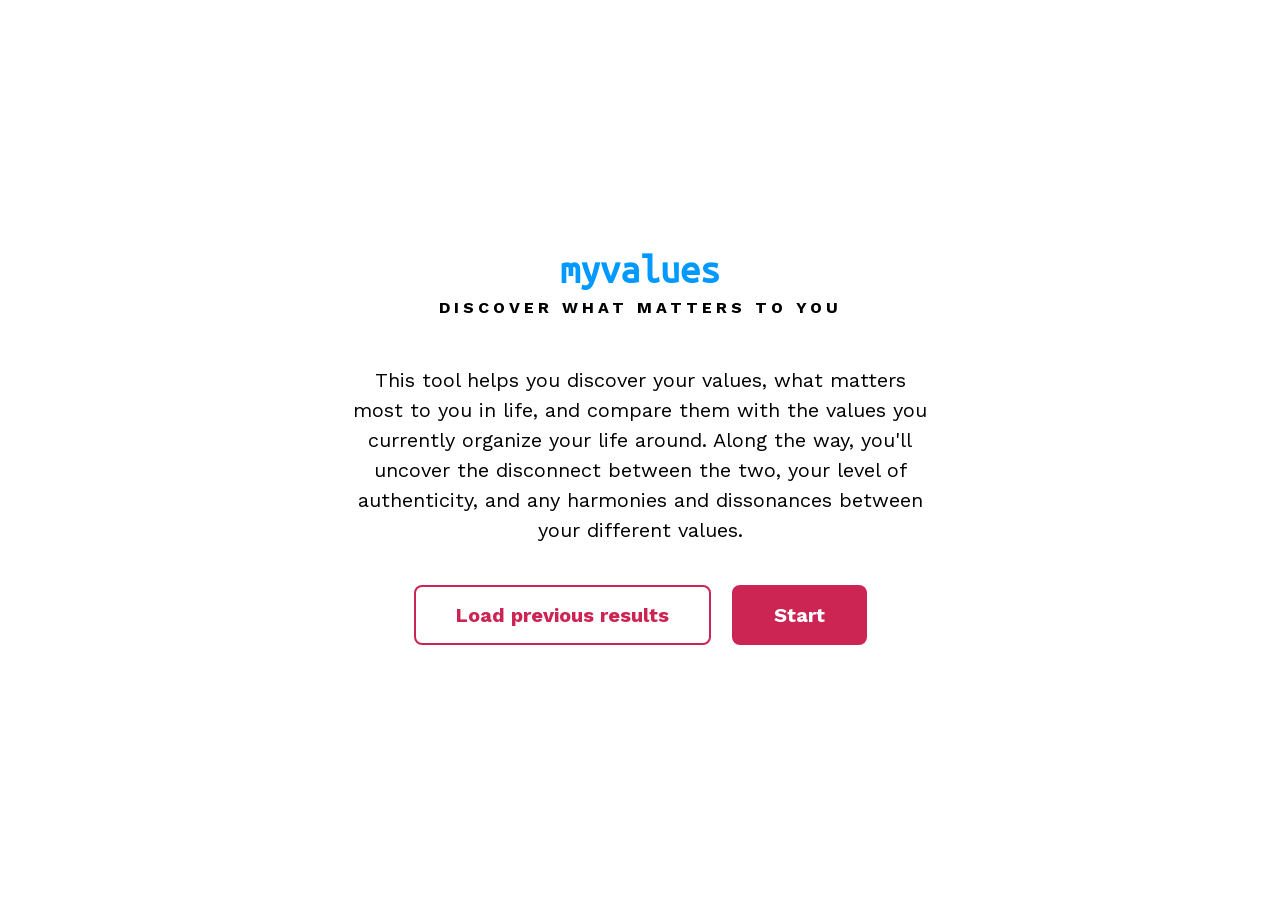
<file: index.html>
<!DOCTYPE html>
<html>

<head>
    <meta charset="UTF-8" />
    <title>myvalues</title>
    <link rel="icon" type="image/xicon" href="images/favicon.ico" />
    <link href="theme.css" rel="stylesheet" />
    <link href="wizard.css" rel="stylesheet" />
    <link href="results.css" rel="stylesheet" />
    <link href="fontawesome/css/fontawesome.min.css" rel="stylesheet" />
    <link href="fontawesome/css/solid.min.css" rel="stylesheet" />
    <meta name="viewport" content="width=device-width, initial-scale=1.0" />
</head>

<body>
    <div class="app">
        <div class="app-header">
            <div class="app-name">myvalues</div>
            <div class="app-tagline">DISCOVER WHAT MATTERS TO YOU</div>
        </div>

        <div id="start-screen" class="screen active">
            <p class="screen-description">
                This tool helps you discover your values, what matters most to you in life, and compare them with
                the values you currently organize your life around. Along the way, you'll uncover the disconnect
                between the two, your level of authenticity, and any harmonies and dissonances between your
                different values.
            </p>
            <div class="screen-actions">
                <button id="load-button" class="btn btn-secondary-pink">Load previous results</button>
                <button id="start-button" class="btn btn-primary">Start</button>
            </div>
        </div>

        <div id="wizard-screen" class="screen">
            <div class="progress-track">
                <div id="progress-fill" class="progress-fill"></div>
            </div>

            <div id="intro-block" class="intro-block">
                <p id="intro-text" class="screen-description"></p>
            </div>

            <div id="statement-block" class="statement-block">
                <div id="statement-number" class="statement-number"></div>
                <div id="statement-context" class="statement-context"></div>
                <div id="statement-text" class="statement-text"></div>

                <div id="scale" class="scale"></div>
                <div class="scale-labels">
                    <span class="scale-label-start">Strongly disagree</span>
                    <span class="scale-label-end">Strongly agree</span>
                </div>
            </div>

            <div class="wizard-nav">
                <button id="back-button" class="btn btn-text"><i class="fa-solid fa-angle-left"></i>Back</button>
                <button id="continue-button" class="btn btn-primary">Continue</button>
            </div>
        </div>

        <div id="results-screen" class="screen">
            <nav class="results-nav">
                <a href="#authenticity-section" class="results-nav-link" data-section="authenticity-section">Authenticity Score</a>
                <a href="#core-values-section" class="results-nav-link" data-section="core-values-section">Core Values</a>
                <a href="#current-focus-section" class="results-nav-link" data-section="current-focus-section">Current Focus</a>
                <a href="#comparison-section" class="results-nav-link" data-section="comparison-section">Comparison</a>
                <a href="#harmonies-section" class="results-nav-link" data-section="harmonies-section">Harmonies</a>
                <a href="#dissonances-section" class="results-nav-link" data-section="dissonances-section">Dissonances</a>
                <a href="#all-values-section" class="results-nav-link" data-section="all-values-section">All Values</a>
            </nav>

            <h1 class="results-title">Your Results</h1>

            <section id="authenticity-section" class="results-section">
                <h2 class="results-section-title">Authenticity Score</h2>
                <p class="screen-description">
                    This shows how closely you're currently living in line with your true values.
                </p>
                <div class="authenticity-track">
                    <div id="authenticity-fill" class="authenticity-fill"></div>
                    <div id="authenticity-marker" class="authenticity-marker">
                        <span id="authenticity-percent" class="authenticity-percent"></span>
                    </div>
                </div>
                <p id="authenticity-definition" class="authenticity-definition"></p>
            </section>

            <section id="core-values-section" class="results-section">
                <h2 class="results-section-title">Core Values</h2>
                <p class="screen-description">
                    These are what matter most to you in life.
                </p>
                <div id="top-values-list" class="results-list"></div>
            </section>

            <section id="current-focus-section" class="results-section">
                <h2 class="results-section-title">Current Focus</h2>
                <p class="screen-description">
                    These are what you currently organize your life around.
                </p>
                <div id="top-actual-values-list" class="results-list"></div>
            </section>

            <section id="comparison-section" class="results-section">
                <h2 class="results-section-title">Ideal vs. Actual Comparison</h2>
                <p class="screen-description">
                    These are the values where the gap between your ideal life and your actual life is the widest.
                </p>
                <div class="results-legend">
                    <span class="legend-item"><span class="legend-dot legend-dot-ideal"></span>Ideal life</span>
                    <span class="legend-item"><span class="legend-dot legend-dot-actual"></span>Life as it is now</span>
                </div>
                <div id="disconnects-list" class="results-list"></div>
            </section>

            <section id="harmonies-section" class="results-section">
                <h2 class="results-section-title">Harmonies</h2>
                <p class="screen-description">
                    Your core values, paired with the other values they harmonize with.
                </p>
                <div id="harmony-pairs-list" class="value-pairs-list"></div>
            </section>

            <section id="dissonances-section" class="results-section">
                <h2 class="results-section-title">Dissonances</h2>
                <p class="screen-description">
                    Your core values, paired with the other values they clash with.
                </p>
                <div id="dissonance-pairs-list" class="value-pairs-list"></div>
            </section>

            <section id="all-values-section" class="results-section">
                <h2 class="results-section-title">All Values</h2>
                <p class="screen-description">
                    The complete list of all 16 values.
                </p>
                <div class="results-legend">
                    <span class="legend-item"><span class="legend-dot legend-dot-ideal"></span>Ideal life</span>
                    <span class="legend-item"><span class="legend-dot legend-dot-actual"></span>Life as it is now</span>
                </div>
                <div id="results-list" class="results-list"></div>
            </section>

            <div class="screen-actions">
                <button id="restart-button" class="btn btn-secondary-pink">Start Over</button>
                <button id="share-button" class="btn btn-primary">Save/share results</button>
            </div>

            <div id="to-top"><i class="fa-solid fa-angle-up"></i> Back to top</div>
        </div>
    </div>

    <div id="modal-overlay" class="modal-overlay hidden">
        <div id="load-modal" class="modal hidden">
            <button type="button" class="modal-close" aria-label="Close">&times;</button>
            <h2 class="modal-title">Load previous results</h2>
            <p class="modal-description">Paste a results URL you saved earlier.</p>
            <input type="text" id="load-url-input" class="modal-input" placeholder="Paste URL here" />
            <p id="load-url-error" class="modal-error"></p>
            <div class="modal-actions">
                <button type="button" id="load-url-submit" class="btn btn-primary">Load</button>
            </div>
        </div>

        <div id="share-modal" class="modal hidden">
            <button type="button" class="modal-close" aria-label="Close">&times;</button>
            <h2 class="modal-title">Save/share results</h2>
            <p class="modal-description">Copy this URL to save your results or share them with someone else.</p>
            <div class="modal-copy-row">
                <input type="text" id="share-url-output" class="modal-input" readonly />
                <button type="button" id="share-url-copy" class="btn btn-secondary">Copy</button>
            </div>
            <p id="share-url-copied" class="modal-copied"></p>
        </div>
    </div>
    <script src="theme.js" type="application/javascript"></script>
    <script src="values-data.js" type="application/javascript"></script>
    <script src="wizard.js" type="application/javascript"></script>
    <script src="results.js" type="application/javascript"></script>
    <script src="main.js" type="application/javascript"></script>
</body>

</html>
</file>
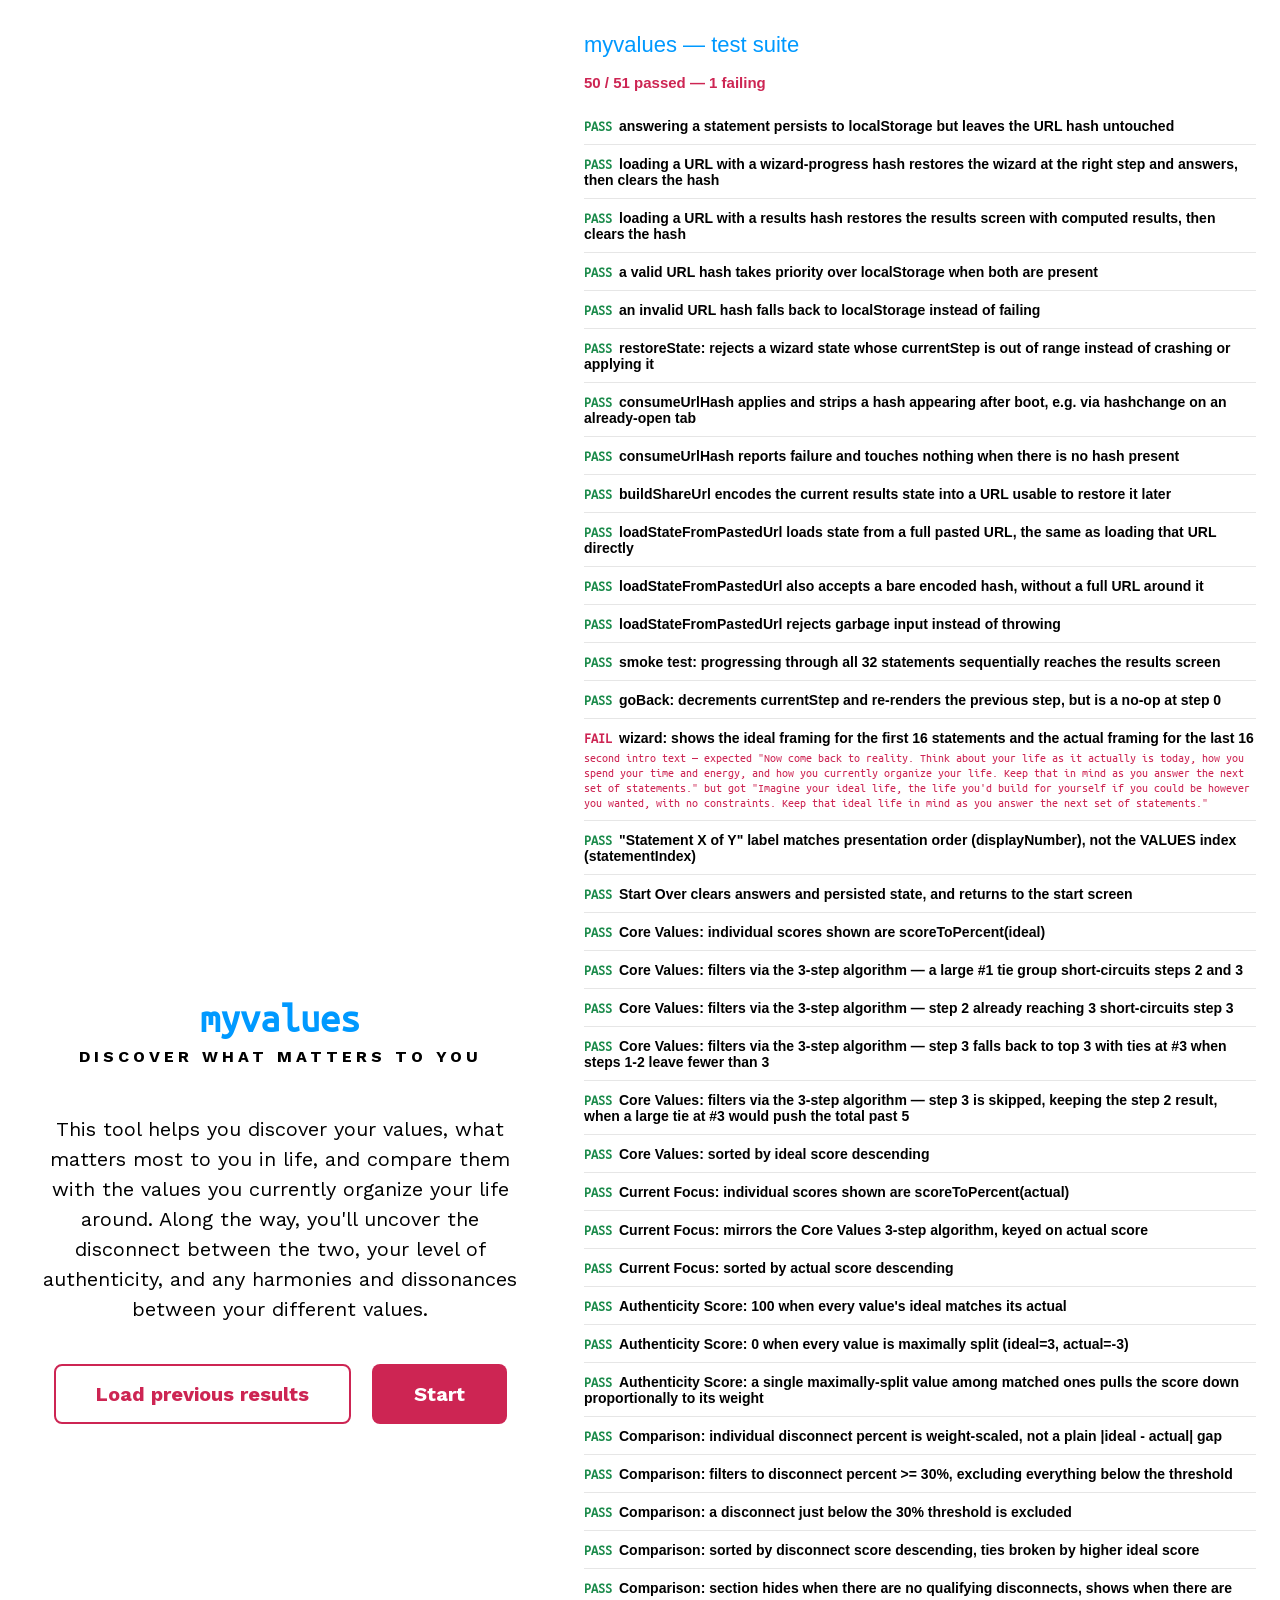
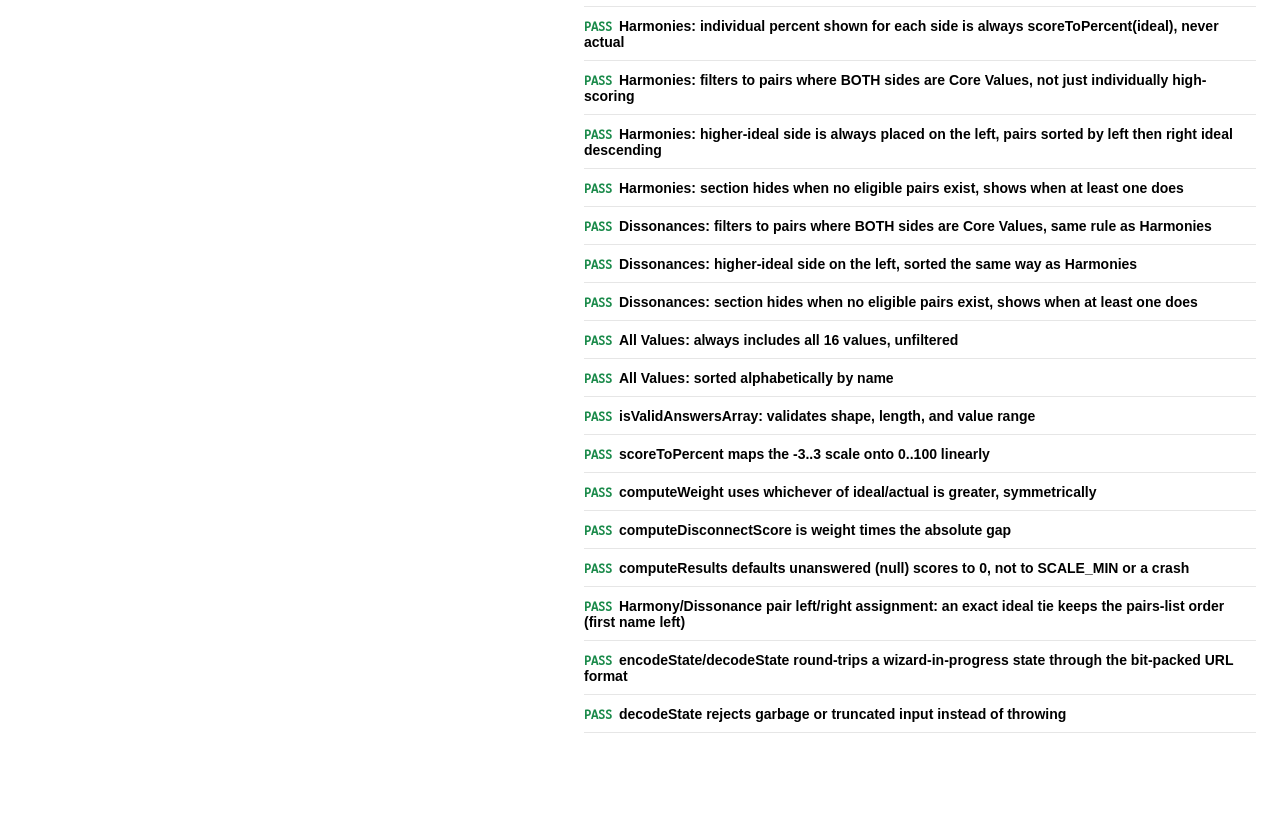
<file: tests.html>
<!DOCTYPE html>
<html>

<head>
    <meta charset="UTF-8" />
    <title>myvalues — test suite</title>
    <link rel="icon" type="image/xicon" href="images/favicon.ico" />
    <link href="theme.css" rel="stylesheet" />
    <link href="wizard.css" rel="stylesheet" />
    <link href="results.css" rel="stylesheet" />
    <link href="fontawesome/css/fontawesome.min.css" rel="stylesheet" />
    <link href="fontawesome/css/solid.min.css" rel="stylesheet" />
    <meta name="viewport" content="width=device-width, initial-scale=1.0" />
    <style>
        #test-report {
            max-width: 720px;
            margin: 32px auto;
            padding: 0 24px 64px;
            font-family: -apple-system, "Segoe UI", Roboto, sans-serif;
        }

        #test-report h1 {
            font-size: 22px;
            letter-spacing: normal;
            text-align: left;
        }

        #test-summary {
            font-size: 15px;
            font-weight: bold;
            margin-bottom: 16px;
        }

        #test-summary.all-pass {
            color: #1a8a4a;
        }

        #test-summary.has-fail {
            color: #CD2553;
        }

        .test-case {
            padding: 10px 0;
            border-bottom: 1px solid #e6e6e6;
            font-size: 14px;
        }

        .test-case-name {
            font-weight: bold;
        }

        .test-case.pass .test-case-name::before {
            content: "PASS  ";
            color: #1a8a4a;
            font-family: "Ubuntu Mono", "Courier New", Courier, monospace;
        }

        .test-case.fail .test-case-name::before {
            content: "FAIL  ";
            color: #CD2553;
            font-family: "Ubuntu Mono", "Courier New", Courier, monospace;
        }

        .test-case-error {
            margin-top: 4px;
            color: #CD2553;
            font-family: "Ubuntu Mono", "Courier New", Courier, monospace;
            font-size: 12px;
            white-space: pre-wrap;
        }
    </style>
</head>

<!-- This mirrors index.html's DOM structure: main.js looks up fixed element
     ids at load time, and will throw here if index.html's ids change without
     a matching change to this file. -->
<body>
    <div class="app">
        <div class="app-header">
            <div class="app-name">myvalues</div>
            <div class="app-tagline">DISCOVER WHAT MATTERS TO YOU</div>
        </div>

        <div id="start-screen" class="screen active">
            <p class="screen-description">
                This tool helps you discover your values, what matters most to you in life, and compare them with
                the values you currently organize your life around. Along the way, you'll uncover the disconnect
                between the two, your level of authenticity, and any harmonies and dissonances between your
                different values.
            </p>
            <div class="screen-actions">
                <button id="load-button" class="btn btn-secondary-pink">Load previous results</button>
                <button id="start-button" class="btn btn-primary">Start</button>
            </div>
        </div>

        <div id="wizard-screen" class="screen">
            <div class="progress-track">
                <div id="progress-fill" class="progress-fill"></div>
            </div>

            <div id="intro-block" class="intro-block">
                <p id="intro-text" class="screen-description"></p>
            </div>

            <div id="statement-block" class="statement-block">
                <div id="statement-number" class="statement-number"></div>
                <div id="statement-context" class="statement-context"></div>
                <div id="statement-text" class="statement-text"></div>

                <div id="scale" class="scale"></div>
                <div class="scale-labels">
                    <span class="scale-label-start">Strongly disagree</span>
                    <span class="scale-label-end">Strongly agree</span>
                </div>
            </div>

            <div class="wizard-nav">
                <button id="back-button" class="btn btn-text"><i class="fa-solid fa-angle-left"></i>Back</button>
                <button id="continue-button" class="btn btn-primary">Continue</button>
            </div>
        </div>

        <div id="results-screen" class="screen">
            <nav class="results-nav">
                <a href="#authenticity-section" class="results-nav-link" data-section="authenticity-section">Authenticity Score</a>
                <a href="#core-values-section" class="results-nav-link" data-section="core-values-section">Core Values</a>
                <a href="#current-focus-section" class="results-nav-link" data-section="current-focus-section">Current Focus</a>
                <a href="#comparison-section" class="results-nav-link" data-section="comparison-section">Comparison</a>
                <a href="#harmonies-section" class="results-nav-link" data-section="harmonies-section">Harmonies</a>
                <a href="#dissonances-section" class="results-nav-link" data-section="dissonances-section">Dissonances</a>
                <a href="#all-values-section" class="results-nav-link" data-section="all-values-section">All Values</a>
            </nav>

            <h1 class="results-title">Your Results</h1>

            <section id="authenticity-section" class="results-section">
                <h2 class="results-section-title">Authenticity Score</h2>
                <p class="screen-description">
                    This shows how closely you're currently living in line with your true values.
                </p>
                <div class="authenticity-track">
                    <div id="authenticity-fill" class="authenticity-fill"></div>
                    <div id="authenticity-marker" class="authenticity-marker">
                        <span id="authenticity-percent" class="authenticity-percent"></span>
                    </div>
                </div>
                <p id="authenticity-definition" class="authenticity-definition"></p>
            </section>

            <section id="core-values-section" class="results-section">
                <h2 class="results-section-title">Core Values</h2>
                <p class="screen-description">
                    These are what matter most to you in life.
                </p>
                <div id="top-values-list" class="results-list"></div>
            </section>

            <section id="current-focus-section" class="results-section">
                <h2 class="results-section-title">Current Focus</h2>
                <p class="screen-description">
                    These are what you currently organize your life around.
                </p>
                <div id="top-actual-values-list" class="results-list"></div>
            </section>

            <section id="comparison-section" class="results-section">
                <h2 class="results-section-title">Ideal vs. Actual Comparison</h2>
                <p class="screen-description">
                    These are the values where the gap between your ideal life and your actual life is the widest.
                </p>
                <div class="results-legend">
                    <span class="legend-item"><span class="legend-dot legend-dot-ideal"></span>Ideal life</span>
                    <span class="legend-item"><span class="legend-dot legend-dot-actual"></span>Life as it is now</span>
                </div>
                <div id="disconnects-list" class="results-list"></div>
            </section>

            <section id="harmonies-section" class="results-section">
                <h2 class="results-section-title">Harmonies</h2>
                <p class="screen-description">
                    Your core values, paired with the other values they harmonize with.
                </p>
                <div id="harmony-pairs-list" class="value-pairs-list"></div>
            </section>

            <section id="dissonances-section" class="results-section">
                <h2 class="results-section-title">Dissonances</h2>
                <p class="screen-description">
                    Your core values, paired with the other values they clash with.
                </p>
                <div id="dissonance-pairs-list" class="value-pairs-list"></div>
            </section>

            <section id="all-values-section" class="results-section">
                <h2 class="results-section-title">All Values</h2>
                <p class="screen-description">
                    The complete list of all 16 values.
                </p>
                <div class="results-legend">
                    <span class="legend-item"><span class="legend-dot legend-dot-ideal"></span>Ideal life</span>
                    <span class="legend-item"><span class="legend-dot legend-dot-actual"></span>Life as it is now</span>
                </div>
                <div id="results-list" class="results-list"></div>
            </section>

            <div class="screen-actions">
                <button id="restart-button" class="btn btn-secondary-pink">Start Over</button>
                <button id="share-button" class="btn btn-primary">Save/share results</button>
            </div>

            <div id="to-top"><i class="fa-solid fa-angle-up"></i> Back to top</div>
        </div>
    </div>

    <div id="modal-overlay" class="modal-overlay hidden">
        <div id="load-modal" class="modal hidden">
            <button type="button" class="modal-close" aria-label="Close">&times;</button>
            <h2 class="modal-title">Load previous results</h2>
            <p class="modal-description">Paste a results URL you saved earlier.</p>
            <input type="text" id="load-url-input" class="modal-input" placeholder="Paste URL here" />
            <p id="load-url-error" class="modal-error"></p>
            <div class="modal-actions">
                <button type="button" id="load-url-submit" class="btn btn-primary">Load</button>
            </div>
        </div>

        <div id="share-modal" class="modal hidden">
            <button type="button" class="modal-close" aria-label="Close">&times;</button>
            <h2 class="modal-title">Save/share results</h2>
            <p class="modal-description">Copy this URL to save your results or share them with someone else.</p>
            <div class="modal-copy-row">
                <input type="text" id="share-url-output" class="modal-input" readonly />
                <button type="button" id="share-url-copy" class="btn btn-secondary">Copy</button>
            </div>
            <p id="share-url-copied" class="modal-copied"></p>
        </div>
    </div>

    <div id="test-report">
        <h1>myvalues — test suite</h1>
        <div id="test-summary">Running...</div>
        <div id="test-cases"></div>
    </div>

    <script src="theme.js" type="application/javascript"></script>
    <script src="values-data.js" type="application/javascript"></script>
    <script src="wizard.js" type="application/javascript"></script>
    <script src="results.js" type="application/javascript"></script>
    <script src="main.js" type="application/javascript"></script>
    <script src="tests.js" type="application/javascript"></script>
</body>

</html>
</file>
<file: theme.css>
/* Reusable theme: fonts, colors, buttons, screen chrome, floating widgets,
   modal dialogs. No app-specific content. */

@font-face {
    font-family: "Work Sans";
    src: url("fonts/WorkSans-Regular.woff2");
}

@font-face {
    font-family: "Ubuntu Mono";
    src: url("fonts/UbuntuMono-Regular.ttf");
}

html {
    box-sizing: border-box;
}

*,
*:before,
*:after {
    box-sizing: inherit;
}

body {
    margin: 0;
    min-height: 100vh;
    display: flex;
    align-items: center;
    justify-content: center;
    background-color: white;
    font-family: "Work Sans", "HelveticaNeue", "Helvetica Neue", Helvetica, Arial, sans-serif;
    color: #000;
}

h1 {
    margin: 0 0 16px 0;
    font-size: 28px;
    font-weight: normal;
    letter-spacing: 5px;
    color: #0099ff;
    text-align: center;
}

p {
    margin: 0;
}

button {
    font-family: inherit;
}

.app {
    width: 100%;
    max-width: 640px;
    margin: 0 auto;
    padding: 48px 32px;
}

.app-header {
    text-align: center;
    margin-bottom: 48px;
}

.app-name {
    font-size: 40px;
    font-weight: bold;
    font-family: "Ubuntu Mono", "Courier New", Courier, monospace;
    color: #0099ff;
}

.app-tagline {
    margin-top: 8px;
    font-size: 16px;
    font-weight: bold;
    letter-spacing: 4px;
}

.screen {
    display: none;
}

.screen.active {
    display: block;
}

.screen-description {
    font-size: 20px;
    text-align: center;
    line-height: 1.5;
}

.screen-actions {
    margin-top: 32px;
    text-align: center;
}

.btn {
    display: inline-block;
    font-size: 20px;
    font-weight: bold;
    padding: 16px 40px;
    border-radius: 8px;
    border: 2px solid transparent;
    cursor: pointer;
    transition: background-color 150ms, color 150ms, border-color 150ms, opacity 150ms;
}

.btn-primary {
    background-color: #CD2553;
    color: white;
}

.btn-primary:hover:not(:disabled) {
    background-color: #a91d44;
}

.btn-primary:disabled {
    opacity: 0.4;
    cursor: not-allowed;
}

.btn-secondary {
    background-color: transparent;
    color: #0099ff;
    border-color: #0099ff;
}

.btn-secondary:hover {
    background-color: #e6f6ff;
}

.btn-secondary-pink {
    background-color: transparent;
    color: #CD2553;
    border-color: #CD2553;
}

.btn-secondary-pink:hover {
    background-color: #fbe6ec;
}

.btn-text {
    background: none;
    border: none;
    color: #666;
    font-size: 16px;
    font-weight: bold;
    padding: 16px 8px;
    visibility: hidden;
}

.btn-text.visible {
    visibility: visible;
}

.btn-text:hover {
    color: #0099ff;
}

.btn-text .fa-solid {
    margin-right: 4px;
}

.screen-actions .btn {
    margin: 8px;
}

.debug-toast {
    position: fixed;
    bottom: 24px;
    left: 50%;
    transform: translateX(-50%);
    background-color: #222;
    color: white;
    padding: 10px 20px;
    border-radius: 6px;
    font-size: 14px;
    opacity: 0;
    pointer-events: none;
    transition: opacity 200ms;
    z-index: 10;
}

.debug-toast.visible {
    opacity: 0.9;
}

#to-top {
    border-radius: 8px;
    border: 2px solid #0099ff;
    background-color: transparent;
    text-align: center;
    padding: 16px 40px;
    position: fixed;
    bottom: 32px;
    left: auto;
    right: 64px;
    color: #0099ff;
    font-size: 20px;
    font-weight: bold;
    z-index: 2;
    transition: opacity 400ms, background-color 150ms;
    opacity: 0;
    pointer-events: none;
    cursor: pointer;
}

#to-top:hover {
    background-color: #e6f6ff;
}

.modal-overlay {
    position: fixed;
    top: 0;
    left: 0;
    right: 0;
    bottom: 0;
    background-color: rgba(0, 0, 0, 0.5);
    display: flex;
    align-items: center;
    justify-content: center;
    padding: 24px;
    z-index: 20;
}

.modal-overlay.hidden {
    display: none;
}

.modal {
    position: relative;
    width: 100%;
    max-width: 480px;
    background-color: white;
    border-radius: 8px;
    padding: 32px;
    box-shadow: 0 8px 32px rgba(0, 0, 0, 0.25);
}

.modal.hidden {
    display: none;
}

.modal-close {
    position: absolute;
    top: 12px;
    right: 16px;
    background: none;
    border: none;
    color: #666;
    font-size: 24px;
    line-height: 1;
    cursor: pointer;
    padding: 4px;
}

.modal-close:hover {
    color: #0099ff;
}

.modal-title {
    margin: 0 0 12px 0;
    font-size: 20px;
    font-weight: bold;
    color: #0099ff;
}

.modal-description {
    font-size: 16px;
    line-height: 1.5;
    margin-bottom: 16px;
}

.modal-input {
    width: 100%;
    font-family: inherit;
    font-size: 16px;
    padding: 12px 14px;
    border-radius: 8px;
    border: 2px solid #ccc;
}

.modal-input:focus {
    outline: none;
    border-color: #0099ff;
}

.modal-error {
    margin-top: 8px;
    color: #CD2553;
    font-size: 14px;
}

.modal-error:empty {
    display: none;
}

.modal-actions {
    margin-top: 20px;
    text-align: right;
}

.modal-copy-row {
    display: flex;
    gap: 8px;
}

.modal-copy-row .modal-input {
    flex: 1;
    min-width: 0;
}

.modal-copy-row .btn {
    padding: 12px 20px;
    font-size: 16px;
    white-space: nowrap;
}

.modal-copied {
    margin-top: 8px;
    color: #1a8a4a;
    font-size: 14px;
    font-weight: bold;
    min-height: 1.2em;
}

@media screen and (max-width: 640px) {
    .app {
        padding: 32px 24px;
    }

    .app-name {
        font-size: 32px;
    }

    .btn {
        padding: 14px 28px;
        font-size: 18px;
    }

    #to-top {
        left: 50%;
        right: auto;
        transform: translateX(-50%);
    }
}
</file>
<file: wizard.css>
/* Styles for the start screen and wizard: progress bar, statement display,
   and the rating scale. */

.progress-track {
    width: 100%;
    height: 8px;
    border-radius: 4px;
    background-color: #e6e6e6;
    overflow: hidden;
    margin-bottom: 24px;
}

.progress-fill {
    height: 100%;
    width: 0%;
    background-color: #0099ff;
    transition: width 300ms;
}

.statement-number {
    text-align: center;
    font-family: "Ubuntu Mono", "Courier New", Courier, monospace;
    font-size: 14px;
    font-weight: bold;
    letter-spacing: 2px;
    color: #CD2553;
    margin-bottom: 16px;
}

.statement-context {
    font-size: 20px;
    font-style: italic;
    color: #0099ff;
    text-align: center;
    margin-bottom: 12px;
}

.statement-text {
    font-size: 24px;
    line-height: 1.4;
    text-align: center;
    margin-bottom: 40px;
    min-height: 100px;
}

.intro-block,
.statement-block {
    display: none;
}

.statement-block.active {
    display: block;
}

.intro-block {
    min-height: 160px;
    align-items: center;
}

.intro-block.active {
    display: flex;
}

.scale {
    display: flex;
    justify-content: space-between;
    gap: 8px;
    margin-bottom: 12px;
}

.scale-option {
    flex: 1 1 0;
    aspect-ratio: 1 / 1;
    border-radius: 50%;
    border: none;
    font-size: 16px;
    font-weight: bold;
    cursor: pointer;
    display: flex;
    align-items: center;
    justify-content: center;
    transition: transform 150ms, box-shadow 150ms;
}

.scale-option:hover {
    transform: scale(1.08);
}

.scale-option.selected {
    transform: scale(1.15);
    box-shadow: 0 0 0 3px rgba(0, 0, 0, 0.15);
}

.scale-check {
    color: white;
    opacity: 0;
    transition: opacity 150ms;
}

.scale-option.selected .scale-check {
    opacity: 1;
}

.scale-labels {
    display: flex;
    justify-content: space-between;
    font-size: 12px;
    font-weight: bold;
    margin-bottom: 40px;
}

.scale-label-start {
    color: #CD2553;
}

.scale-label-end {
    color: #0099ff;
}

.wizard-nav {
    display: flex;
    align-items: center;
    justify-content: space-between;
}

@media screen and (max-width: 640px) {
    .statement-text {
        font-size: 20px;
    }

    .scale-option {
        font-size: 13px;
    }
}
</file>
<file: results.css>
/* Styles for the results screen: the floating section nav, section
   dividers, authenticity score bar, value-pair rows (Harmonies/
   Dissonances), and result items (Core Values/Current Focus/Comparison/
   All Values). */

.results-nav {
    position: fixed;
    top: 32px;
    right: 64px;
    display: flex;
    flex-direction: column;
    min-width: 160px;
    border-radius: 8px;
    border: 2px solid #0099ff;
    background-color: white;
    padding: 12px 0;
    z-index: 2;
}

.results-nav-link {
    padding: 6px 20px;
    font-size: 13px;
    font-weight: bold;
    color: #666;
    text-decoration: none;
    transition: color 150ms, background-color 150ms;
}

.results-nav-link:hover {
    color: #0099ff;
}

.results-nav-link.active {
    color: #0099ff;
    background-color: #e6f6ff;
}

.results-nav-link.hidden {
    display: none;
}

.results-title {
    margin-bottom: 8px;
    color: #0099ff;
    font-weight: normal;
    letter-spacing: 5px;
}

.results-legend {
    display: flex;
    justify-content: center;
    gap: 24px;
    margin-top: 16px;
    margin-bottom: 8px;
    font-size: 14px;
    color: #666;
}

.results-section {
    margin-top: 60px;
    padding-top: 60px;
    position: relative;
}

.results-section::before {
    content: "• • •";
    position: absolute;
    top: 0;
    left: 50%;
    transform: translateX(-50%);
    color: #CD2553;
    font-size: 20px;
    letter-spacing: 6px;
}

.authenticity-track {
    position: relative;
    height: 20px;
    border-radius: 10px;
    background-color: #e6e6e6;
    margin: 40px 0 16px 0;
}

.authenticity-fill {
    position: absolute;
    top: 0;
    bottom: 0;
    left: 0;
    width: 0%;
    border-radius: 10px;
    background-color: #675FA9;
    transition: width 300ms;
}

.authenticity-marker {
    position: absolute;
    top: 50%;
    left: 0%;
    width: 28px;
    height: 28px;
    border-radius: 50%;
    border: 3px solid white;
    box-shadow: 0 0 0 1px rgba(0, 0, 0, 0.2);
    background-color: #675FA9;
    transform: translate(-50%, -50%);
}

.authenticity-percent {
    position: absolute;
    top: -32px;
    left: 50%;
    transform: translateX(-50%);
    font-family: "Ubuntu Mono", "Courier New", Courier, monospace;
    font-size: 16px;
    font-weight: bold;
    white-space: nowrap;
    color: #675FA9;
}

.authenticity-definition {
    font-size: 15px;
    text-align: center;
    line-height: 1.5;
    color: #666;
}

.results-section-title {
    margin: 0 0 8px 0;
    font-size: 24px;
    font-weight: bold;
    letter-spacing: normal;
    color: #0099ff;
    text-align: center;
}

.legend-item {
    display: flex;
    align-items: center;
    gap: 6px;
}

.legend-dot {
    display: inline-block;
    width: 10px;
    height: 10px;
    border-radius: 50%;
}

.legend-dot-ideal {
    background-color: #0099ff;
}

.legend-dot-actual {
    background-color: #CD2553;
}

.results-list {
    margin-top: 32px;
}

.value-pairs-list {
    margin-top: 32px;
}

.value-pair {
    padding: 16px 0;
    border-bottom: 1px solid #e6e6e6;
}

.value-pair-values {
    display: flex;
    align-items: center;
    justify-content: center;
    gap: 16px;
}

.value-pair-value {
    flex: 1;
    text-align: center;
    min-width: 0;
}

.value-pair-name {
    font-weight: bold;
}

.value-pair-percent {
    margin-top: 4px;
    font-family: "Ubuntu Mono", "Courier New", Courier, monospace;
    font-size: 14px;
    color: #0099ff;
}

.value-pair-connector {
    flex: 0 0 auto;
    font-size: 20px;
    font-weight: bold;
    color: #CD2553;
}

.result-item {
    padding: 16px 0;
    border-bottom: 1px solid #e6e6e6;
}

.result-item-name {
    font-weight: bold;
    margin-bottom: 6px;
}

.result-item-definition {
    font-family: "Work Sans", "HelveticaNeue", "Helvetica Neue", Helvetica, Arial, sans-serif;
    font-size: 14px;
    line-height: 1.5;
    color: #666;
    margin-bottom: 16px;
}

.result-item-explanation {
    font-family: "Work Sans", "HelveticaNeue", "Helvetica Neue", Helvetica, Arial, sans-serif;
    font-size: 14px;
    line-height: 1.5;
    font-style: italic;
    color: #666;
    margin: 16px 0 0 0;
}

.result-track {
    position: relative;
    height: 4px;
    border-radius: 2px;
    background-color: #e6e6e6;
}

.result-gap-line {
    position: absolute;
    top: 50%;
    height: 3px;
    border-radius: 2px;
    background-color: #bbb;
    transform: translateY(-50%);
}

.result-gap-line-ideal {
    height: 6px;
    background-color: #0099ff;
}

.result-gap-line-actual {
    height: 6px;
    background-color: #CD2553;
}

.result-marker {
    position: absolute;
    top: 50%;
    width: 14px;
    height: 14px;
    border-radius: 50%;
    border: 2px solid white;
    box-shadow: 0 0 0 1px rgba(0, 0, 0, 0.2);
    transform: translate(-50%, -50%);
}

.result-marker-ideal {
    background-color: #0099ff;
    z-index: 2;
}

.result-marker-actual {
    background-color: #CD2553;
    z-index: 1;
}

.result-marker-tied {
    background-color: #675FA9;
    z-index: 2;
}

.result-marker-percent {
    position: absolute;
    top: -16px;
    transform: translateX(-50%);
    font-family: "Ubuntu Mono", "Courier New", Courier, monospace;
    font-size: 11px;
    font-weight: bold;
    line-height: 1;
    white-space: nowrap;
    z-index: 3;
}

.result-marker-percent-ideal {
    color: #0099ff;
}

.result-marker-percent-actual {
    color: #CD2553;
}

.result-marker-percent-tied {
    color: #675FA9;
}

@media screen and (max-width: 640px) {
    .results-nav {
        display: none;
    }

    #results-screen .screen-actions {
        margin-bottom: 96px;
    }
}
</file>
<file: fontawesome/css/solid.min.css>
/*!
 * Font Awesome Free 6.2.0 by @fontawesome - https://fontawesome.com
 * License - https://fontawesome.com/license/free (Icons: CC BY 4.0, Fonts: SIL OFL 1.1, Code: MIT License)
 * Copyright 2022 Fonticons, Inc.
 */
:host,:root{--fa-style-family-classic:"Font Awesome 6 Free";--fa-font-solid:normal 900 1em/1 "Font Awesome 6 Free"}@font-face{font-family:"Font Awesome 6 Free";font-style:normal;font-weight:900;font-display:block;src:url(../webfonts/fa-solid-900.woff2) format("woff2"),url(../webfonts/fa-solid-900.ttf) format("truetype")}.fa-solid,.fas{font-weight:900}
</file>
